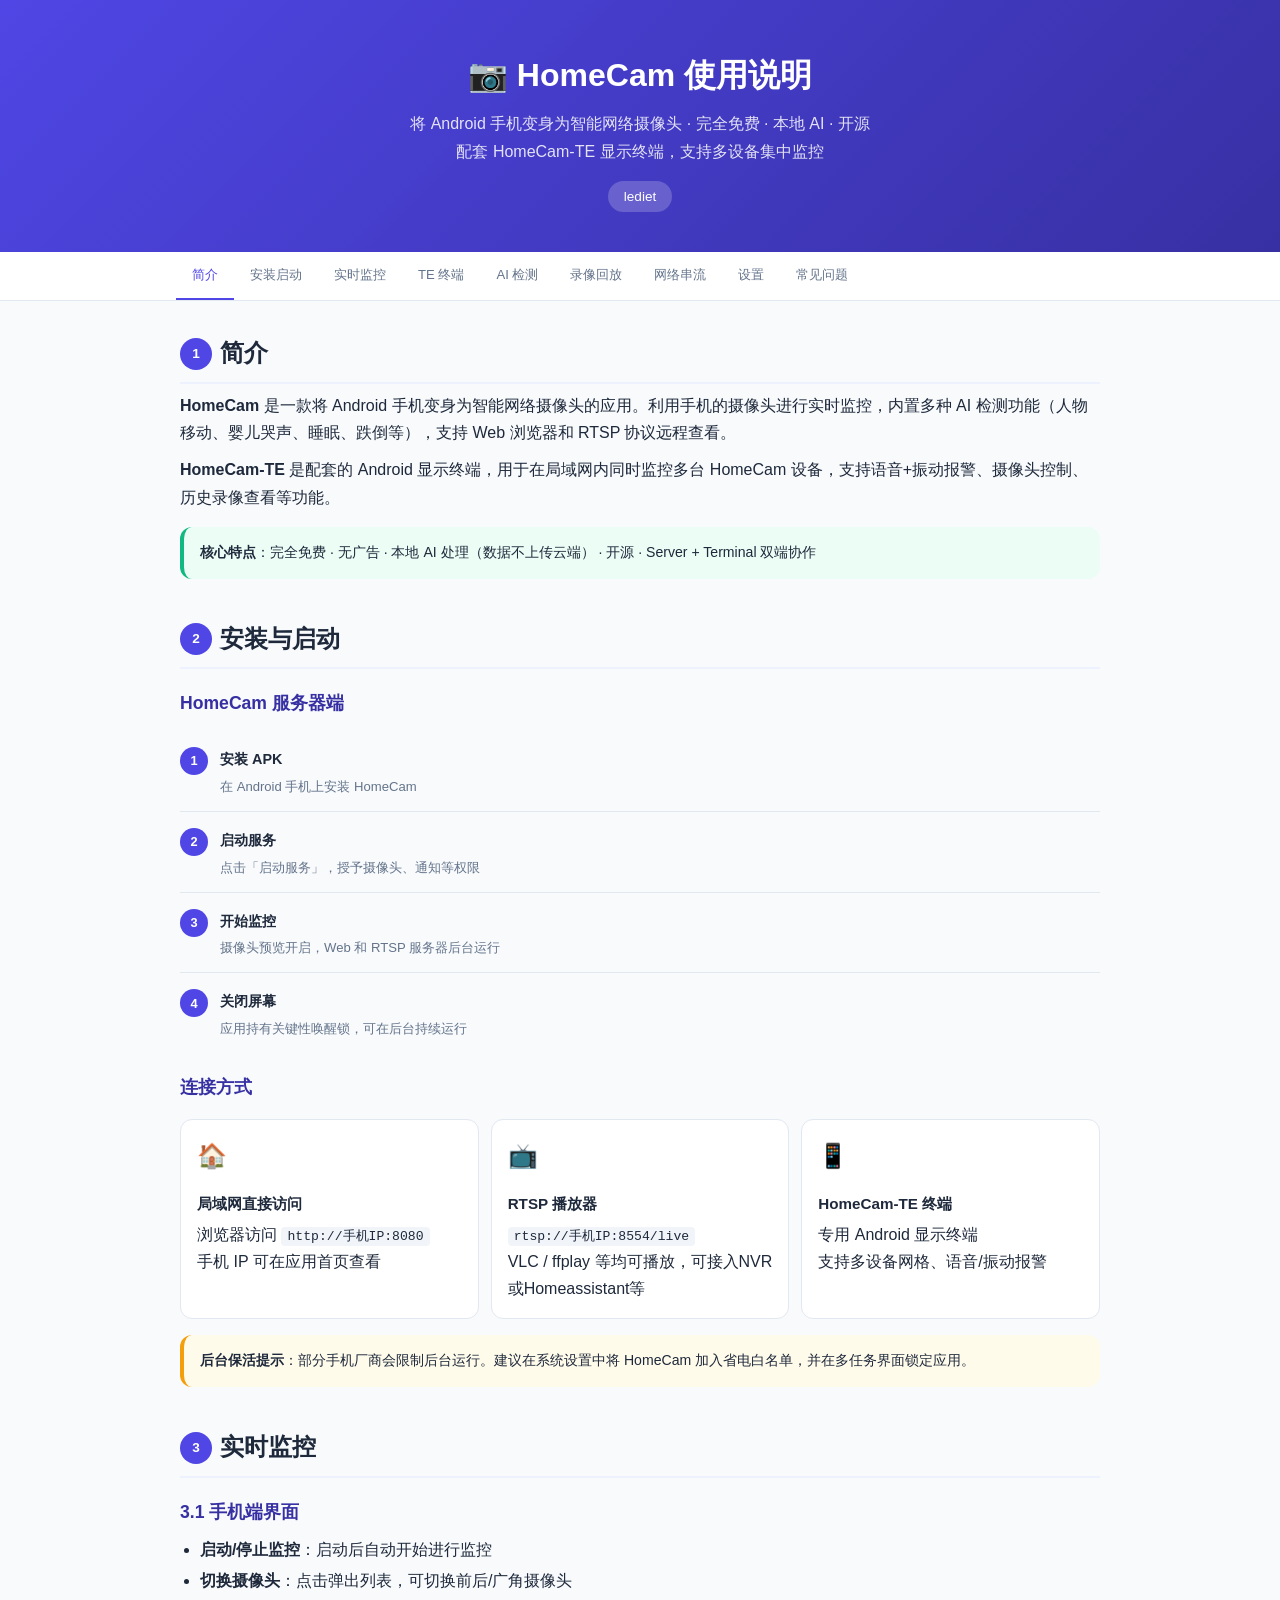
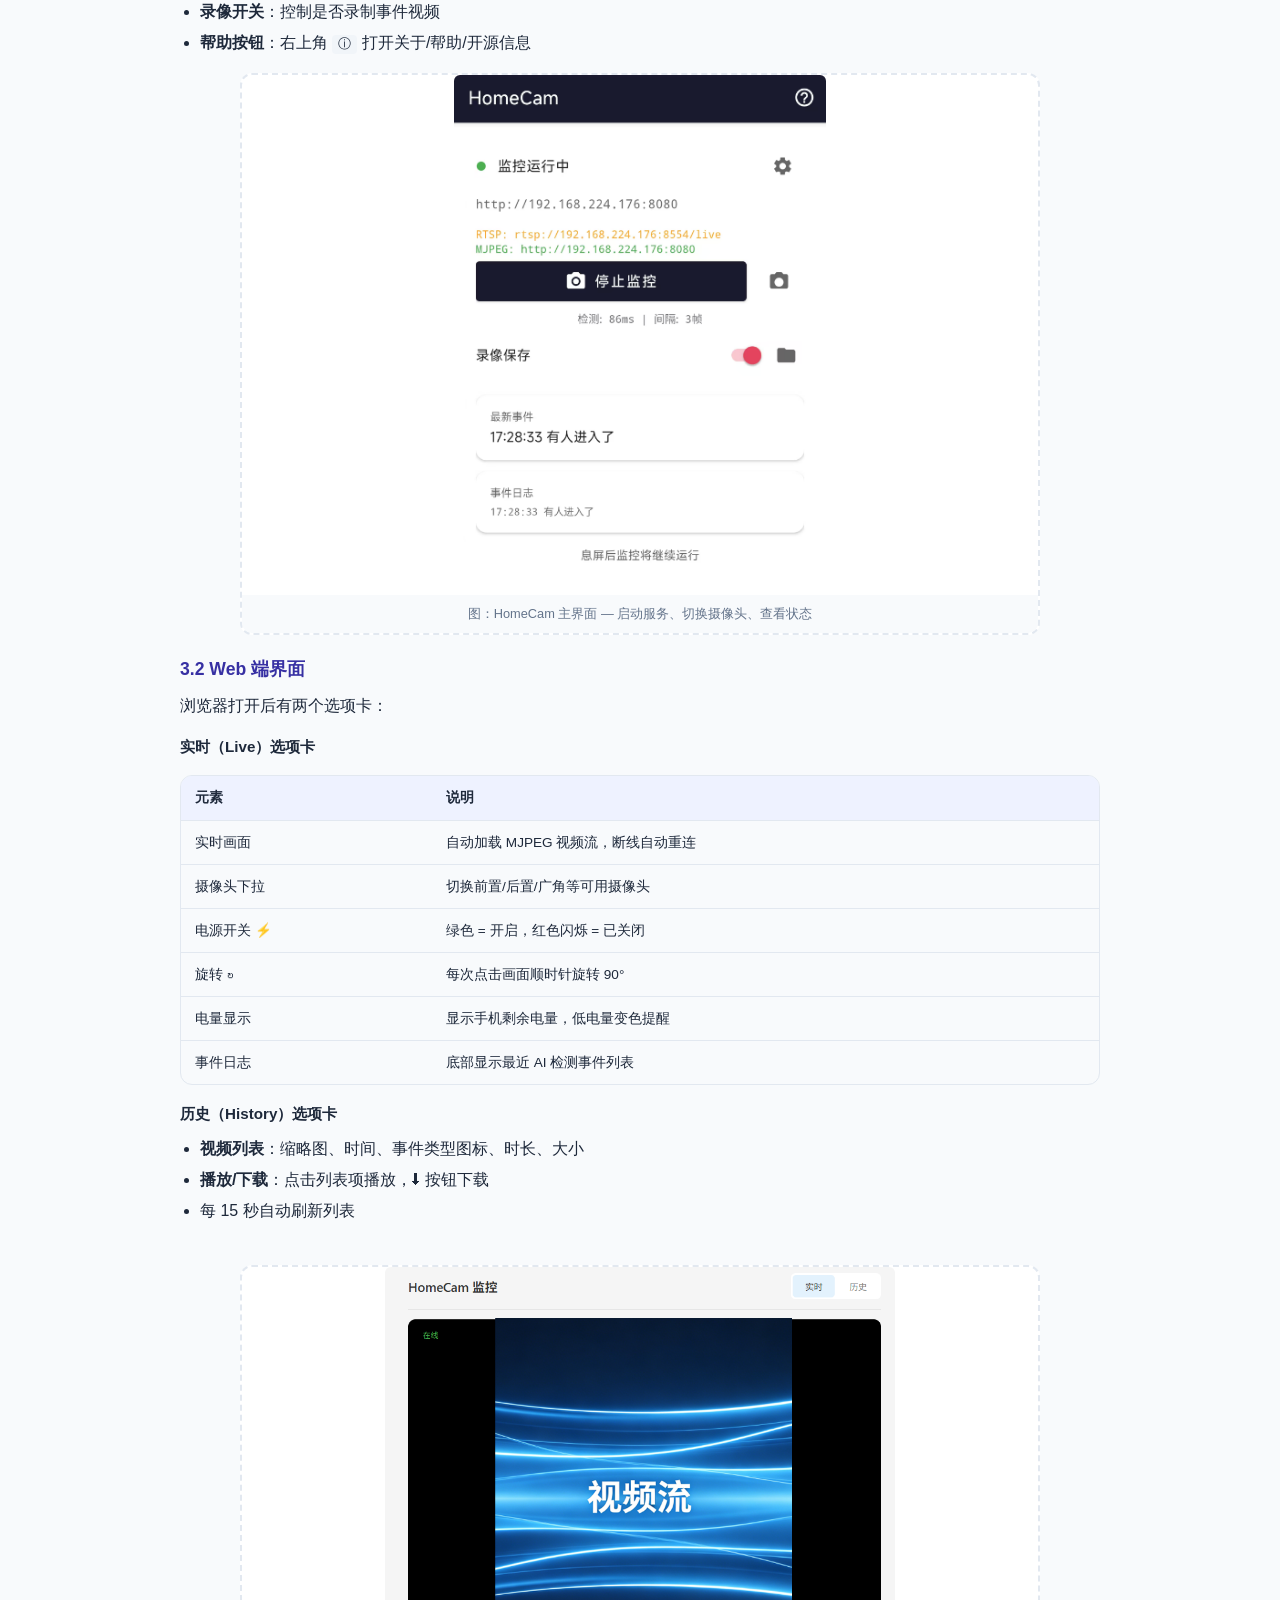
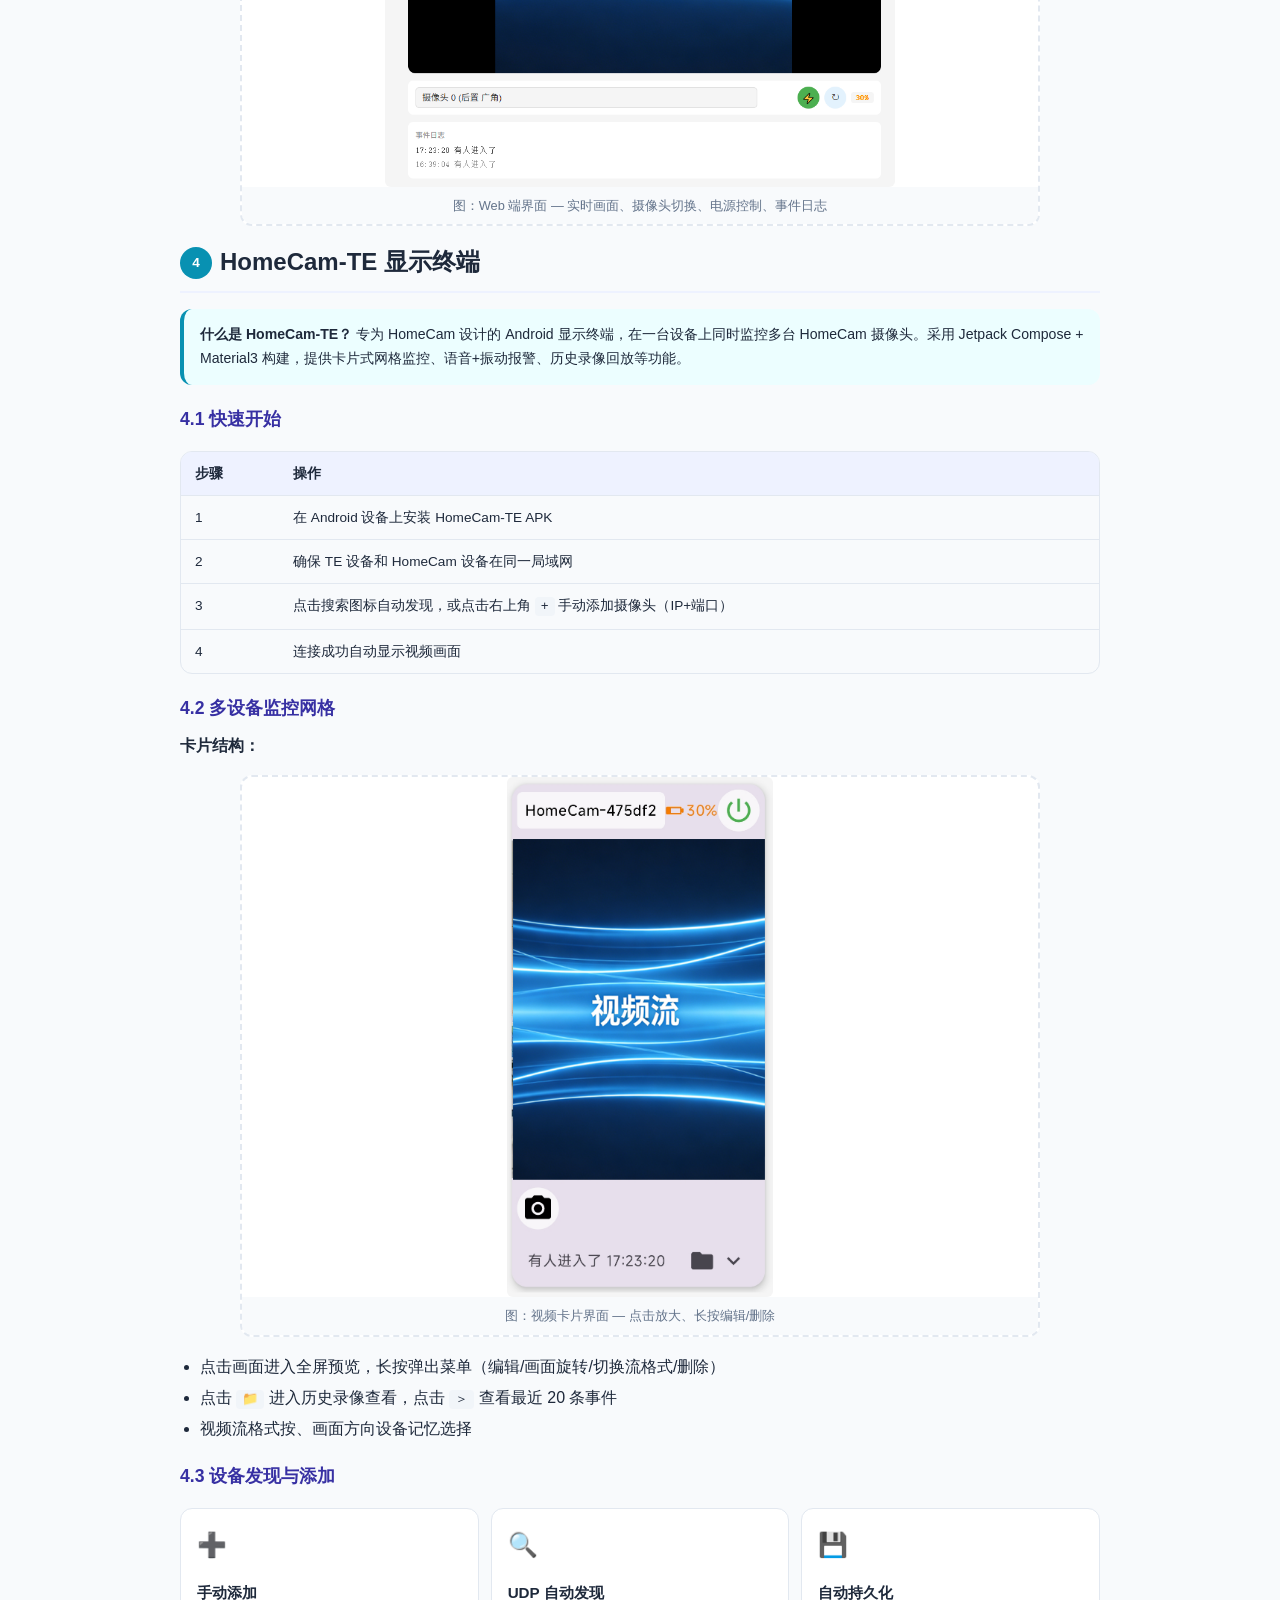
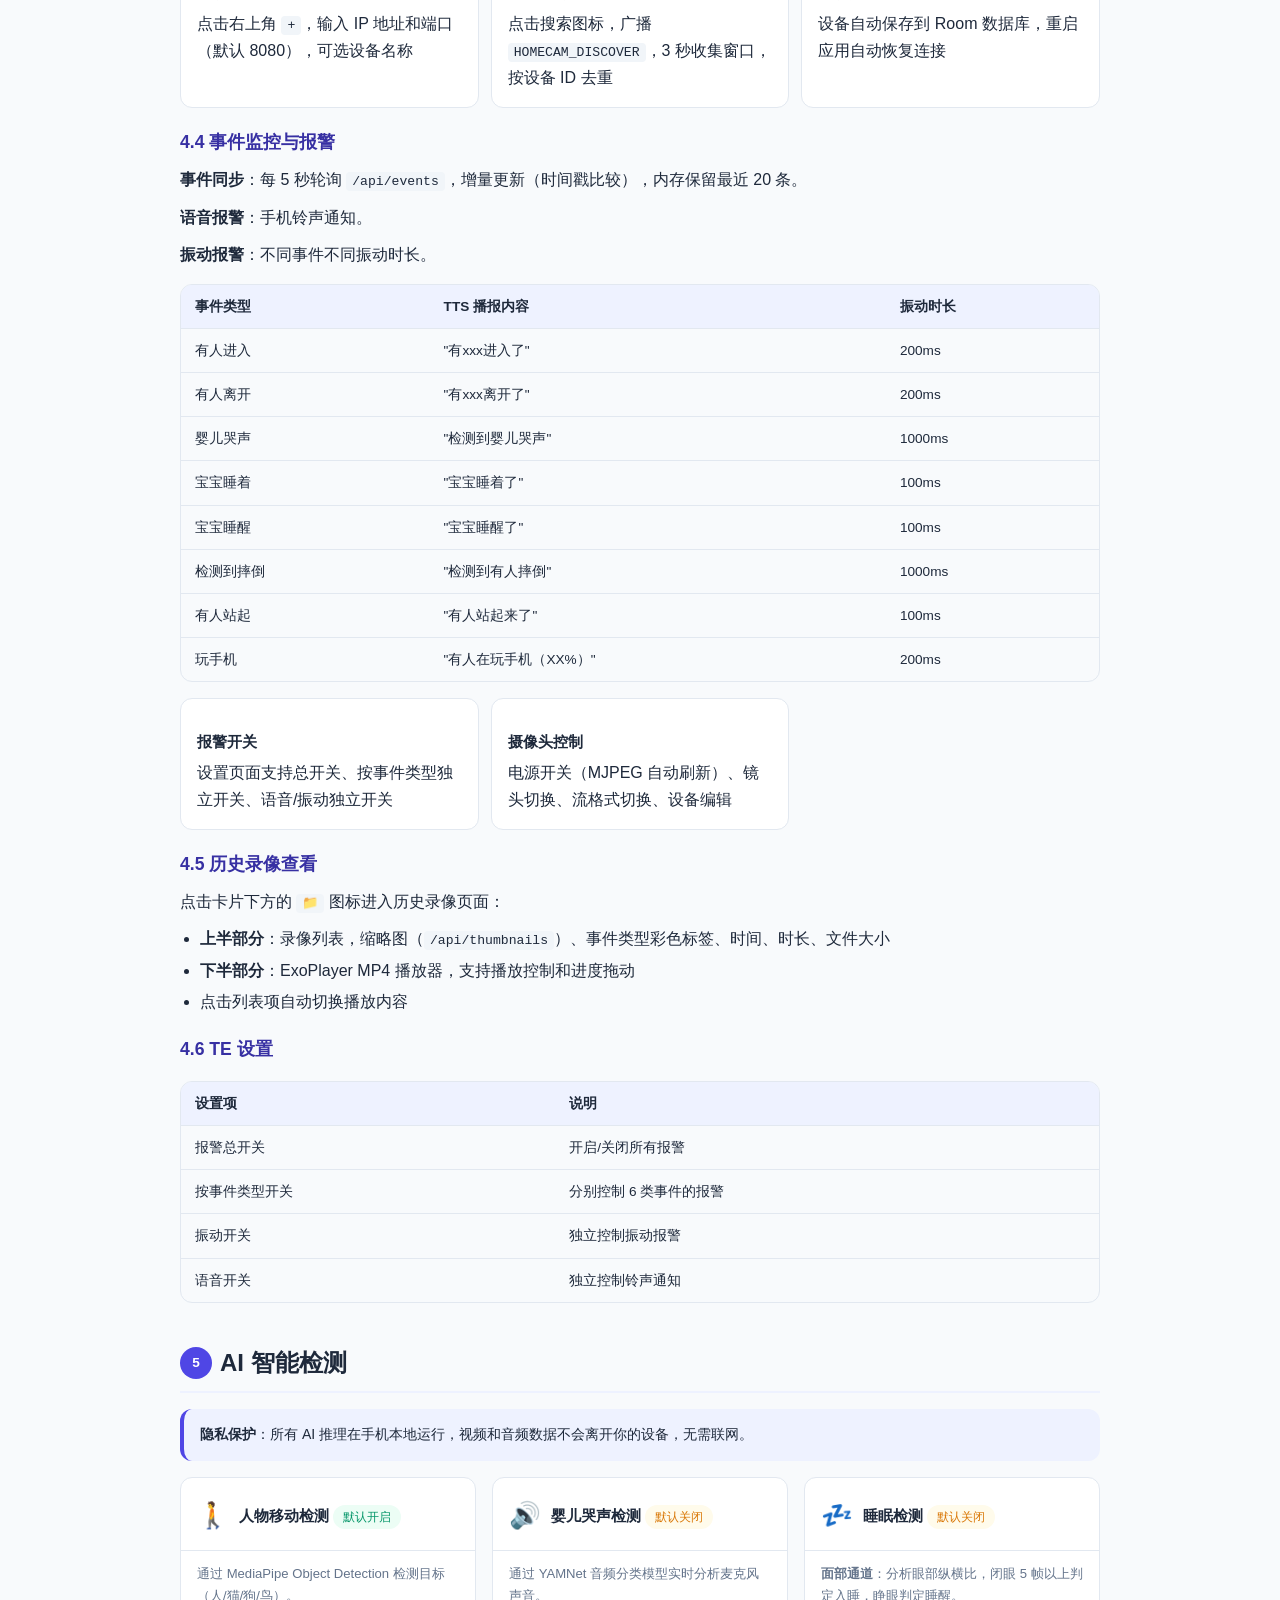
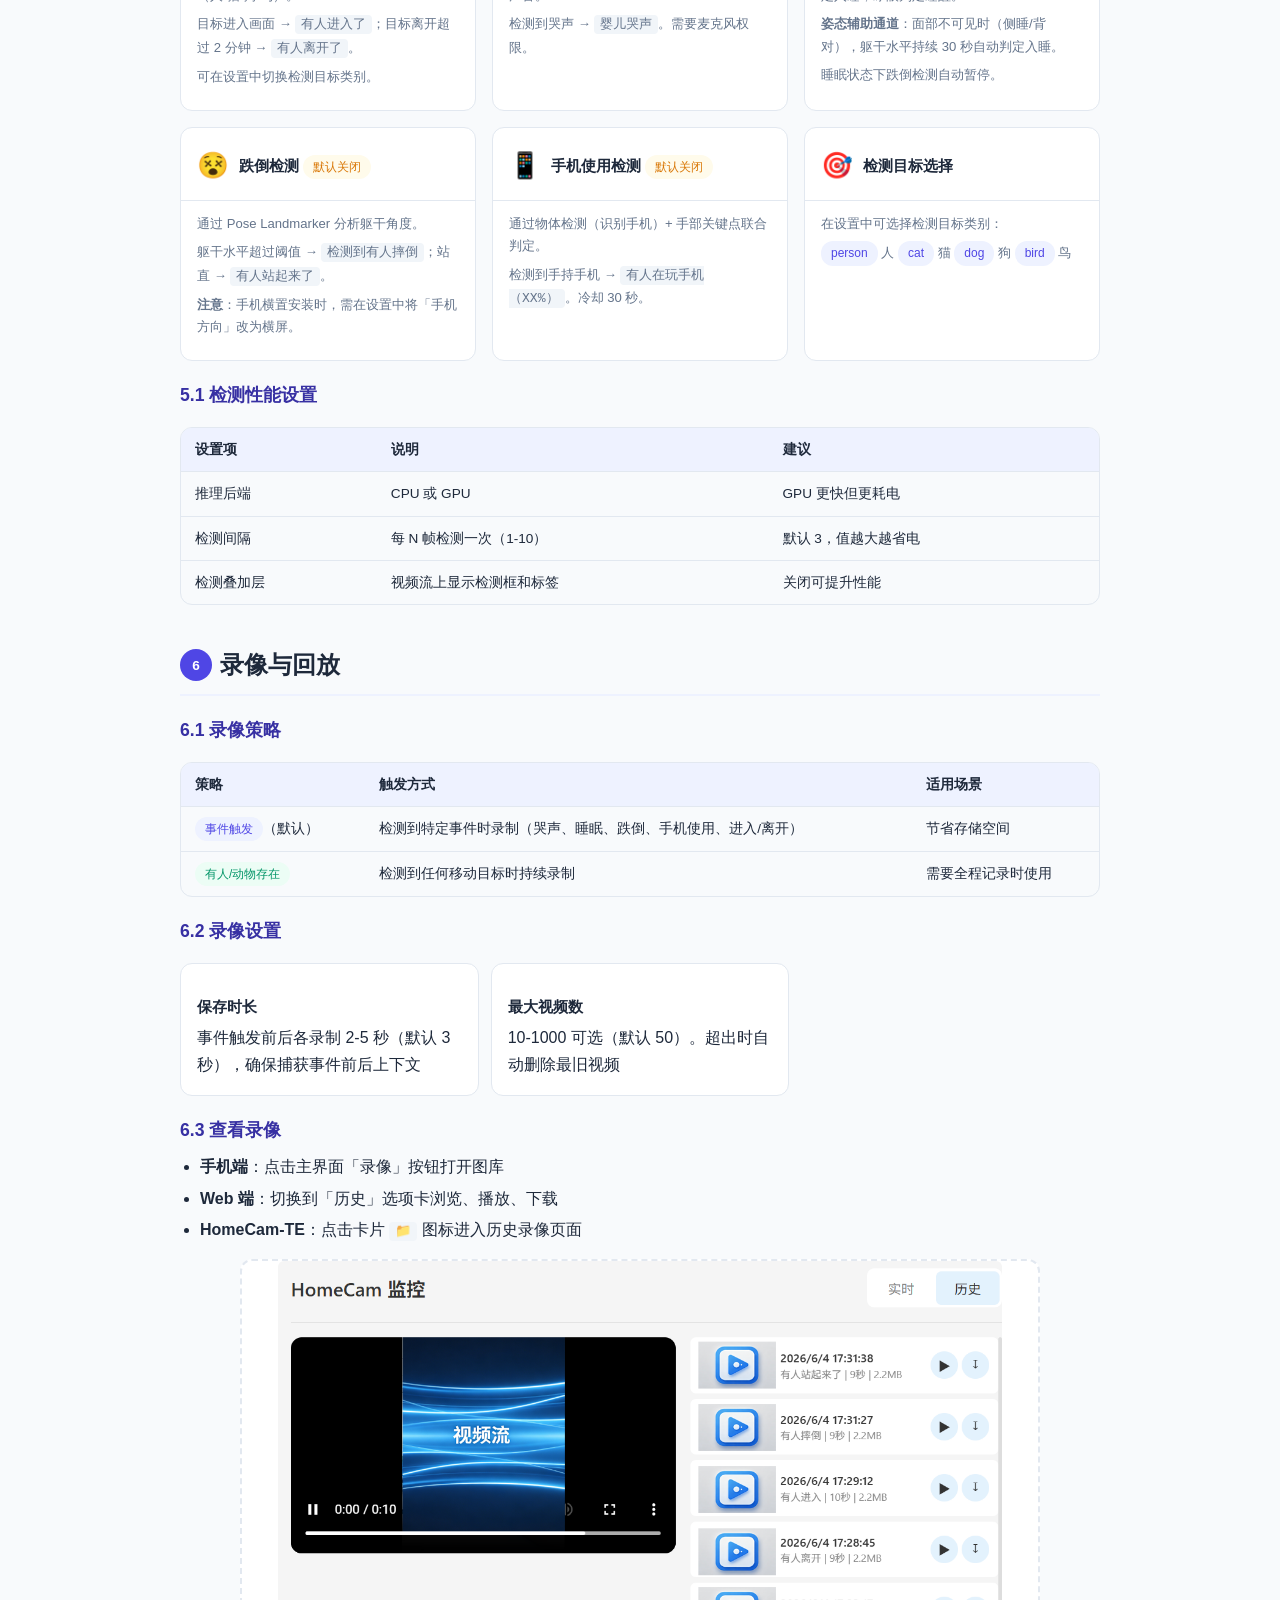
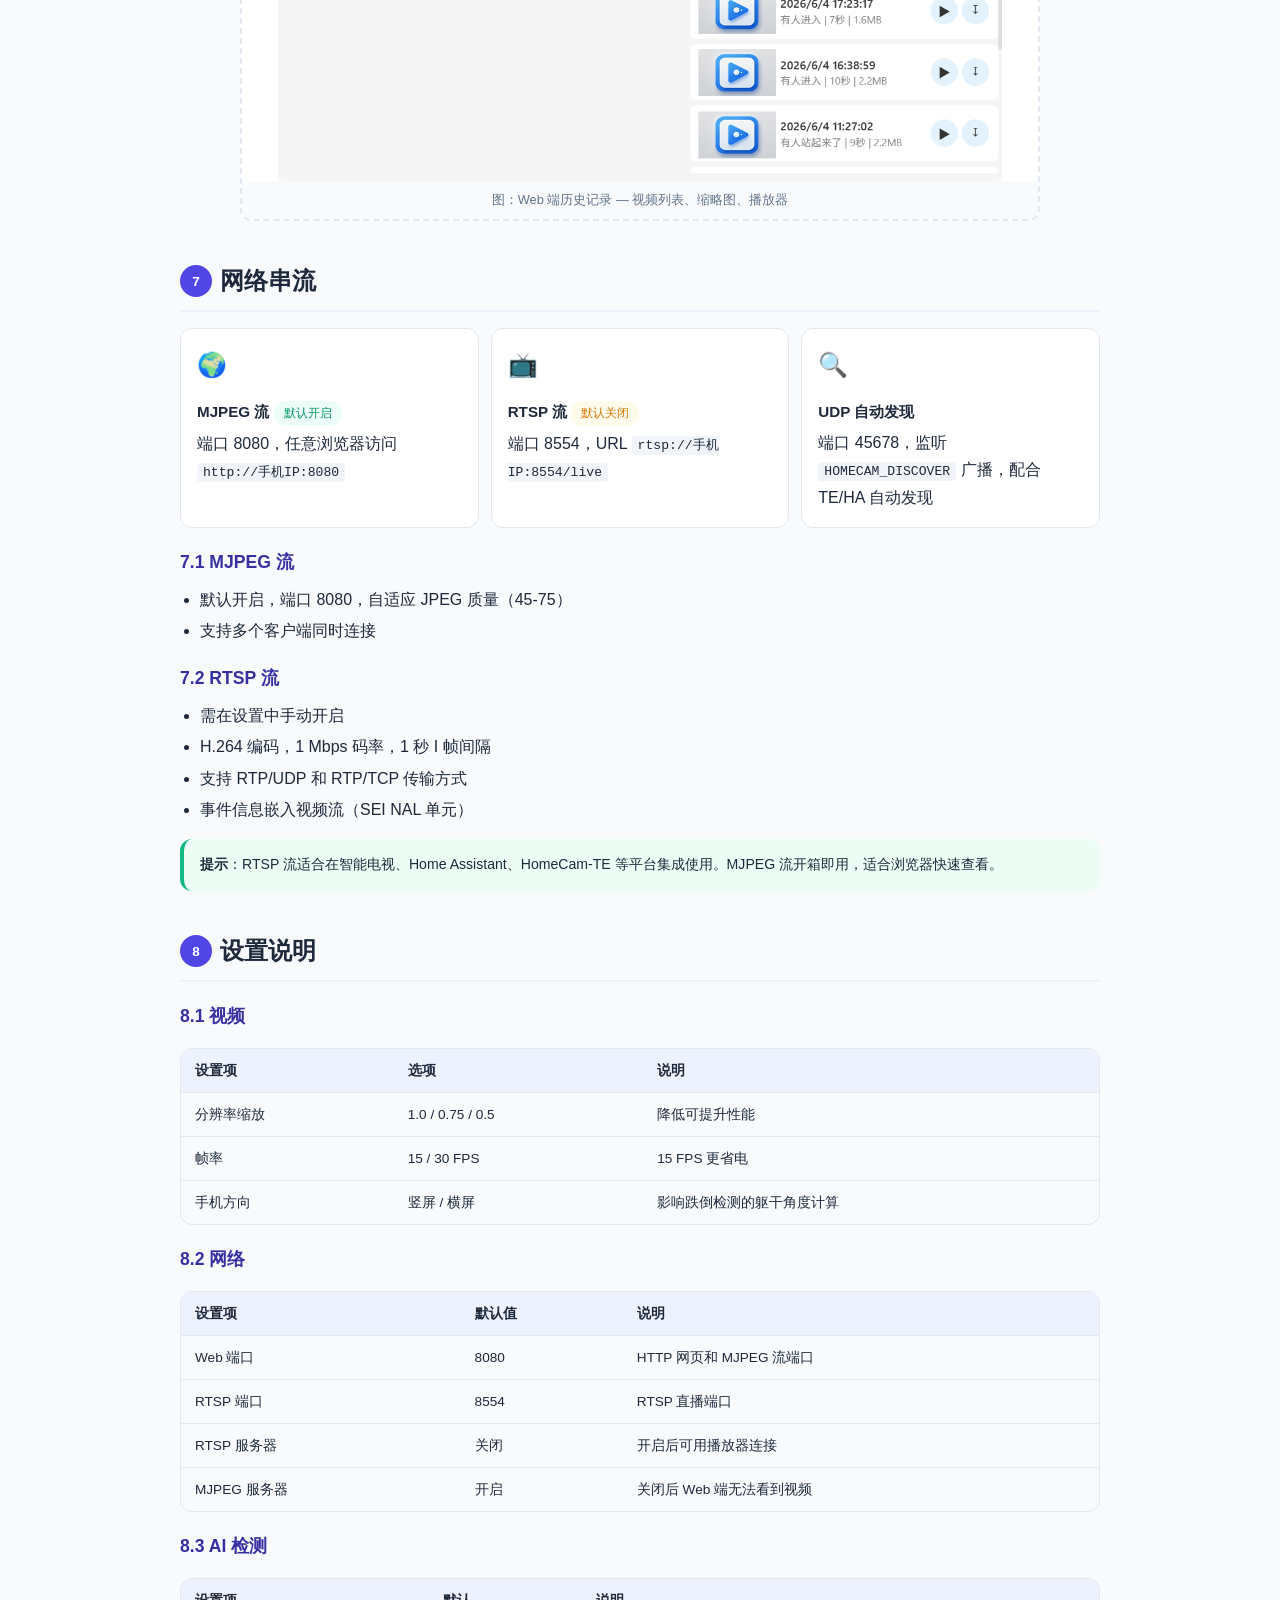
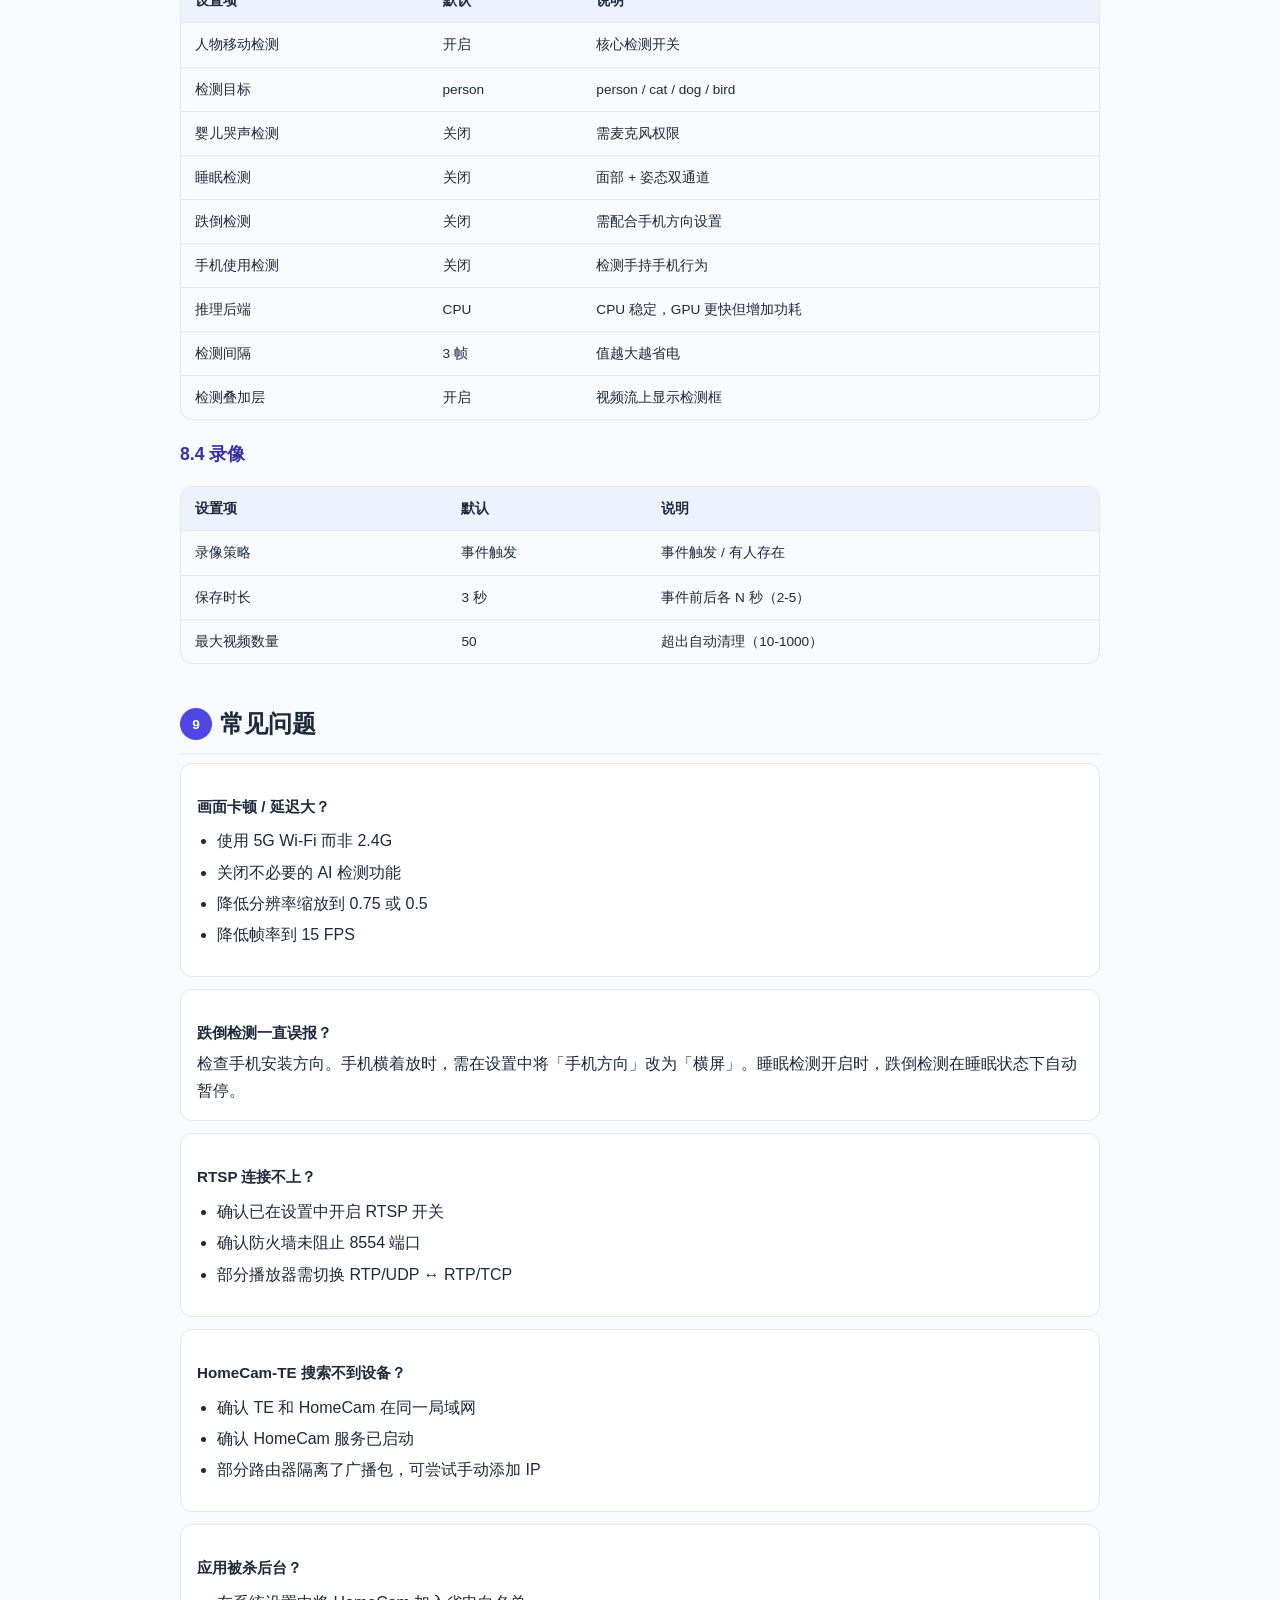
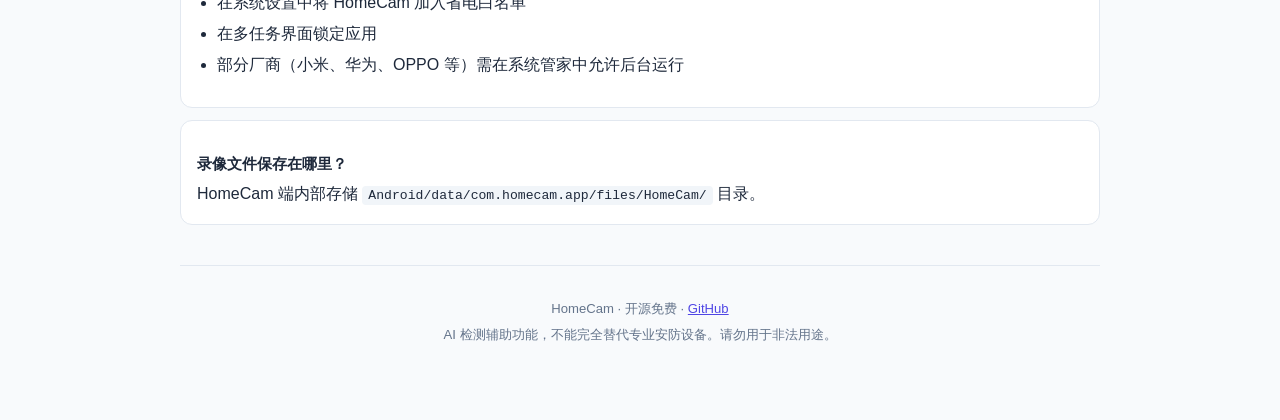
<file: docs/user_manual.html>
<!DOCTYPE html>
<html lang="zh-CN">
<head>
<meta charset="UTF-8">
<meta name="viewport" content="width=device-width, initial-scale=1.0">
<title>HomeCam 使用说明</title>
<style>
  :root {
    --primary: #4f46e5;
    --primary-light: #eef2ff;
    --primary-dark: #3730a3;
    --bg: #f8fafc;
    --card: #ffffff;
    --text: #1e293b;
    --text-dim: #64748b;
    --border: #e2e8f0;
    --accent: #f59e0b;
    --success: #10b981;
    --danger: #ef4444;
    --te: #0891b2;
    --radius: 12px;
  }

  * { margin: 0; padding: 0; box-sizing: border-box; }

  body {
    font-family: -apple-system, BlinkMacSystemFont, "Segoe UI", Roboto, "Noto Sans SC", "PingFang SC", "Microsoft YaHei", sans-serif;
    background: var(--bg);
    color: var(--text);
    line-height: 1.7;
  }

  .hero {
    background: linear-gradient(135deg, var(--primary) 0%, var(--primary-dark) 100%);
    color: white;
    padding: 48px 24px 40px;
    text-align: center;
  }
  .hero h1 {
    font-size: 2rem;
    font-weight: 700;
    margin-bottom: 8px;
  }
  .hero p {
    font-size: 1rem;
    opacity: .85;
    max-width: 600px;
    margin: 0 auto;
  }
  .hero .badge {
    display: inline-block;
    margin-top: 16px;
    padding: 4px 16px;
    border-radius: 20px;
    background: rgba(255,255,255,.2);
    font-size: .85rem;
  }

  .toc {
    position: sticky;
    top: 0;
    z-index: 10;
    background: var(--card);
    border-bottom: 1px solid var(--border);
    overflow-x: auto;
    -webkit-overflow-scrolling: touch;
  }
  .toc-inner {
    display: flex;
    gap: 0;
    max-width: 960px;
    margin: 0 auto;
    padding: 0 16px;
  }
  .toc a {
    flex-shrink: 0;
    display: block;
    padding: 12px 16px;
    font-size: .82rem;
    color: var(--text-dim);
    text-decoration: none;
    border-bottom: 2px solid transparent;
    transition: all .2s;
  }
  .toc a:hover,
  .toc a.active {
    color: var(--primary);
    border-bottom-color: var(--primary);
  }

  .container {
    max-width: 960px;
    margin: 0 auto;
    padding: 32px 20px 64px;
  }

  .section {
    margin-bottom: 40px;
  }
  .section h2 {
    font-size: 1.5rem;
    font-weight: 700;
    margin-bottom: 8px;
    padding-bottom: 8px;
    border-bottom: 2px solid var(--primary-light);
    display: flex;
    align-items: center;
    gap: 8px;
  }
  .section h2 .num {
    display: inline-flex;
    align-items: center;
    justify-content: center;
    width: 32px;
    height: 32px;
    border-radius: 50%;
    background: var(--primary);
    color: white;
    font-size: .85rem;
    font-weight: 600;
    flex-shrink: 0;
  }
  .section h2 .num.te {
    background: var(--te);
  }
  .section h3 {
    font-size: 1.1rem;
    font-weight: 600;
    margin: 20px 0 8px;
    color: var(--primary-dark);
  }
  .section h4 {
    font-size: .95rem;
    font-weight: 600;
    margin: 14px 0 6px;
  }
  .section p {
    margin-bottom: 10px;
    color: var(--text);
  }
  .section ul, .section ol {
    margin: 8px 0 12px 20px;
  }
  .section li {
    margin-bottom: 4px;
  }

  .card-grid {
    display: grid;
    grid-template-columns: repeat(auto-fill, minmax(260px, 1fr));
    gap: 12px;
    margin: 16px 0;
  }
  .card {
    background: var(--card);
    border: 1px solid var(--border);
    border-radius: var(--radius);
    padding: 16px;
    transition: box-shadow .2s;
  }
  .card:hover {
    box-shadow: 0 4px 12px rgba(0,0,0,.08);
  }
  .card .icon {
    font-size: 1.5rem;
    margin-bottom: 6px;
  }
  .card h4 {
    font-size: .95rem;
    margin-bottom: 4px;
  }
  .card p {
    margin: 0;
  }

  .table-wrap {
    overflow-x: auto;
    margin: 16px 0;
    border-radius: var(--radius);
    border: 1px solid var(--border);
  }
  table {
    width: 100%;
    border-collapse: collapse;
    font-size: .85rem;
  }
  thead {
    background: var(--primary-light);
  }
  th {
    text-align: left;
    padding: 10px 14px;
    font-weight: 600;
    white-space: nowrap;
  }
  td {
    padding: 10px 14px;
    border-top: 1px solid var(--border);
    vertical-align: top;
  }
  tr:hover td {
    background: #fafaff;
  }

  .callout {
    padding: 14px 16px;
    border-radius: var(--radius);
    margin: 16px 0;
    font-size: .88rem;
    border-left: 4px solid;
  }
  .callout.info {
    background: var(--primary-light);
    border-color: var(--primary);
  }
  .callout.warn {
    background: #fffbeb;
    border-color: var(--accent);
  }
  .callout.tip {
    background: #ecfdf5;
    border-color: var(--success);
  }
  .callout.te {
    background: #ecfeff;
    border-color: var(--te);
  }

  code {
    font-family: "SF Mono", "Fira Code", "Consolas", monospace;
    font-size: .82rem;
    background: #f1f5f9;
    padding: 2px 6px;
    border-radius: 4px;
  }
  pre {
    background: #1e293b;
    color: #e2e8f0;
    padding: 16px;
    border-radius: var(--radius);
    overflow-x: auto;
    font-size: .82rem;
    line-height: 1.5;
    margin: 12px 0;
  }

  .img-placeholder {
    margin: 16px auto;
    border-radius: var(--radius);
    overflow: hidden;
    border: 2px dashed var(--border);
    background: var(--card);
    display: flex;
    flex-direction: column;
    align-items: center;
    justify-content: center;
    max-width: 800px;
  }
  .img-placeholder img {
    max-width: 100%;
    max-height: 520px;
    width: auto;
    height: auto;
    display: block;
    border-radius: 6px;
  }
  .img-placeholder .caption {
    padding: 8px 12px;
    font-size: .8rem;
    color: var(--text-dim);
    background: var(--bg);
    text-align: center;
    width: 100%;
  }

  .tag {
    display: inline-block;
    padding: 2px 10px;
    border-radius: 12px;
    font-size: .75rem;
    font-weight: 500;
  }
  .tag.green { background: #ecfdf5; color: #059669; }
  .tag.orange { background: #fffbeb; color: #d97706; }
  .tag.blue { background: var(--primary-light); color: var(--primary); }
  .tag.red { background: #fef2f2; color: #dc2626; }
  .tag.gray { background: #f1f5f9; color: #64748b; }
  .tag.te { background: #ecfeff; color: #0891b2; }

  .step-list {
    list-style: none;
    margin: 16px 0 !important;
    padding: 0;
  }
  .step-list li {
    display: flex;
    gap: 12px;
    padding: 12px 0;
    border-bottom: 1px solid var(--border);
    align-items: flex-start;
  }
  .step-list li:last-child { border-bottom: none; }
  .step-list .step-num {
    flex-shrink: 0;
    width: 28px;
    height: 28px;
    border-radius: 50%;
    background: var(--primary);
    color: white;
    display: flex;
    align-items: center;
    justify-content: center;
    font-size: .8rem;
    font-weight: 600;
  }
  .step-list .step-body { flex: 1; }
  .step-list .step-body strong { display: block; font-size: .9rem; }
  .step-list .step-body span { font-size: .82rem; color: var(--text-dim); }

  .feature-grid {
    display: grid;
    grid-template-columns: repeat(auto-fill, minmax(280px, 1fr));
    gap: 16px;
    margin: 16px 0;
  }
  .feature-card {
    background: var(--card);
    border: 1px solid var(--border);
    border-radius: var(--radius);
    overflow: hidden;
    transition: box-shadow .2s;
  }
  .feature-card:hover {
    box-shadow: 0 4px 16px rgba(0,0,0,.08);
  }
  .feature-card .fc-head {
    padding: 16px 16px 12px;
    display: flex;
    align-items: center;
    gap: 10px;
    border-bottom: 1px solid var(--border);
  }
  .feature-card .fc-head .fc-icon {
    font-size: 1.6rem;
  }
  .feature-card .fc-head h4 {
    margin: 0;
    font-size: .95rem;
  }
  .feature-card .fc-body {
    padding: 12px 16px 16px;
    font-size: .82rem;
    color: var(--text-dim);
  }
  .feature-card .fc-body p { margin-bottom: 6px; font-size: .82rem; color: var(--text-dim); }

  .api-row {
    display: flex;
    justify-content: space-between;
    align-items: center;
    padding: 8px 0;
    border-bottom: 1px solid var(--border);
    font-size: .85rem;
    gap: 12px;
  }
  .api-row:last-child { border-bottom: none; }
  .api-row .method {
    font-family: monospace;
    font-size: .75rem;
    padding: 2px 8px;
    border-radius: 4px;
    background: var(--primary-light);
    color: var(--primary);
    font-weight: 600;
    flex-shrink: 0;
  }
  .api-row .path {
    flex: 1;
    font-family: monospace;
    font-size: .82rem;
  }
  .api-row .desc {
    color: var(--text-dim);
    font-size: .8rem;
    text-align: right;
  }

  /* TE card diagram */
  .card-diagram {
    font-family: monospace;
    font-size: .82rem;
    background: #1e293b;
    color: #e2e8f0;
    padding: 16px 20px;
    border-radius: var(--radius);
    overflow-x: auto;
    line-height: 1.6;
    margin: 12px 0;
    white-space: pre;
  }

  @media (max-width: 640px) {
    .hero h1 { font-size: 1.5rem; }
    .hero { padding: 32px 16px 28px; }
    .container { padding: 20px 14px 48px; }
    .feature-grid { grid-template-columns: 1fr; }
    .card-grid { grid-template-columns: 1fr; }
  }
</style>
</head>
<body>

<!-- Hero -->
<div class="hero">
  <h1>📷 HomeCam 使用说明</h1>
  <p>将 Android 手机变身为智能网络摄像头 · 完全免费 · 本地 AI · 开源<br>配套 HomeCam-TE 显示终端，支持多设备集中监控</p>
  <div class="badge">lediet</div>
</div>

<!-- TOC -->
<nav class="toc" id="toc">
  <div class="toc-inner">
    <a href="#intro" class="active">简介</a>
    <a href="#start">安装启动</a>
    <a href="#live">实时监控</a>
    <a href="#te">TE 终端</a>
    <a href="#ai">AI 检测</a>
    <a href="#record">录像回放</a>
    <a href="#stream">网络串流</a>
    <a href="#settings">设置</a>
    <a href="#faq">常见问题</a>
  </div>
</nav>

<div class="container">

<!-- =============== 1 =============== -->
<div class="section" id="intro">
  <h2><span class="num">1</span> 简介</h2>
  <p><strong>HomeCam</strong> 是一款将 Android 手机变身为智能网络摄像头的应用。利用手机的摄像头进行实时监控，内置多种 AI 检测功能（人物移动、婴儿哭声、睡眠、跌倒等），支持 Web 浏览器和 RTSP 协议远程查看。</p>
  <p><strong>HomeCam-TE</strong> 是配套的 Android 显示终端，用于在局域网内同时监控多台 HomeCam 设备，支持语音+振动报警、摄像头控制、历史录像查看等功能。</p>
  <div class="callout tip">
    <strong>核心特点</strong>：完全免费 · 无广告 · 本地 AI 处理（数据不上传云端） · 开源 · Server + Terminal 双端协作
  </div>
</div>

<!-- =============== 2 =============== -->
<div class="section" id="start">
  <h2><span class="num">2</span> 安装与启动</h2>



  <h3>HomeCam 服务器端</h3>
  <ol class="step-list">
    <li>
      <span class="step-num">1</span>
      <div class="step-body"><strong>安装 APK</strong><span>在 Android 手机上安装 HomeCam</span></div>
    </li>
    <li>
      <span class="step-num">2</span>
      <div class="step-body"><strong>启动服务</strong><span>点击「启动服务」，授予摄像头、通知等权限</span></div>
    </li>
    <li>
      <span class="step-num">3</span>
      <div class="step-body"><strong>开始监控</strong><span>摄像头预览开启，Web 和 RTSP 服务器后台运行</span></div>
    </li>
    <li>
      <span class="step-num">4</span>
      <div class="step-body"><strong>关闭屏幕</strong><span>应用持有关键性唤醒锁，可在后台持续运行</span></div>
    </li>
  </ol>

  <h3>连接方式</h3>
  <div class="card-grid">
    <div class="card">
      <div class="icon">🏠</div>
      <h4>局域网直接访问</h4>
      <p>浏览器访问 <code>http://手机IP:8080</code><br>手机 IP 可在应用首页查看</p>
    </div>
    <div class="card">
      <div class="icon">📺</div>
      <h4>RTSP 播放器</h4>
      <p><code>rtsp://手机IP:8554/live</code><br>VLC / ffplay 等均可播放，可接入NVR或Homeassistant等</p>
    </div>
    <div class="card">
      <div class="icon">📱</div>
      <h4>HomeCam-TE 终端</h4>
      <p>专用 Android 显示终端<br>支持多设备网格、语音/振动报警</p>
    </div>
  </div>

  <div class="callout warn">
    <strong>后台保活提示</strong>：部分手机厂商会限制后台运行。建议在系统设置中将 HomeCam 加入省电白名单，并在多任务界面锁定应用。
  </div>
</div>

<!-- =============== 3 =============== -->
<div class="section" id="live">
  <h2><span class="num">3</span> 实时监控</h2>

  <h3>3.1 手机端界面</h3>
  <ul>
    <li><strong>启动/停止监控</strong>：启动后自动开始进行监控</li>
    <li><strong>切换摄像头</strong>：点击弹出列表，可切换前后/广角摄像头</li>
    <li><strong>录像开关</strong>：控制是否录制事件视频</li>
    <li><strong>帮助按钮</strong>：右上角 <code>ⓘ</code> 打开关于/帮助/开源信息</li>
  </ul>

  <div class="img-placeholder">
    <img src="homecam_main.png" alt="HomeCam 主界面" style="background:#f1f5f9;min-height:200px;display:flex;align-items:center;justify-content:center;color:var(--text-dim);" onerror="this.style.display='none'">
    <div class="caption">图：HomeCam 主界面 — 启动服务、切换摄像头、查看状态</div>
  </div>

  <h3>3.2 Web 端界面</h3>
  <p>浏览器打开后有两个选项卡：</p>

  <h4>实时（Live）选项卡</h4>
  <div class="table-wrap">
    <table>
      <thead><tr><th>元素</th><th>说明</th></tr></thead>
      <tbody>
        <tr><td>实时画面</td><td>自动加载 MJPEG 视频流，断线自动重连</td></tr>
        <tr><td>摄像头下拉</td><td>切换前置/后置/广角等可用摄像头</td></tr>
        <tr><td>电源开关 ⚡</td><td>绿色 = 开启，红色闪烁 = 已关闭</td></tr>
        <tr><td>旋转 ↻</td><td>每次点击画面顺时针旋转 90°</td></tr>
        <tr><td>电量显示</td><td>显示手机剩余电量，低电量变色提醒</td></tr>
        <tr><td>事件日志</td><td>底部显示最近 AI 检测事件列表</td></tr>
      </tbody>
    </table>
  </div>

  <h4>历史（History）选项卡</h4>
  <ul>
    <li><strong>视频列表</strong>：缩略图、时间、事件类型图标、时长、大小</li>
    <li><strong>播放/下载</strong>：点击列表项播放，⬇ 按钮下载</li>
    <li>每 15 秒自动刷新列表</li>
  </ul>
</div>

  <div class="img-placeholder">
    <img src="homecam_web_main.png" alt="Web 端界面截图" style="background:#f1f5f9;min-height:200px;display:flex;align-items:center;justify-content:center;color:var(--text-dim);" onerror="this.style.display='none'">
    <div class="caption">图：Web 端界面 — 实时画面、摄像头切换、电源控制、事件日志</div>
  </div>

<!-- =============== 4 =============== -->
<div class="section" id="te">
  <h2><span class="num te">4</span> HomeCam-TE 显示终端</h2>

  <div class="callout te">
    <strong>什么是 HomeCam-TE？</strong> 专为 HomeCam 设计的 Android 显示终端，在一台设备上同时监控多台 HomeCam 摄像头。采用 Jetpack Compose + Material3 构建，提供卡片式网格监控、语音+振动报警、历史录像回放等功能。
  </div>

  <h3>4.1 快速开始</h3>
  <div class="table-wrap">
    <table>
      <thead><tr><th>步骤</th><th>操作</th></tr></thead>
      <tbody>
        <tr><td>1</td><td>在 Android 设备上安装 HomeCam-TE APK</td></tr>
        <tr><td>2</td><td>确保 TE 设备和 HomeCam 设备在同一局域网</td></tr>
        <tr><td>3</td><td>点击搜索图标自动发现，或点击右上角 <code>+</code> 手动添加摄像头（IP+端口）</td></tr>
        <tr><td>4</td><td>连接成功自动显示视频画面</td></tr>
      </tbody>
    </table>
  </div>

  <h3>4.2 多设备监控网格</h3>

  <p><strong>卡片结构：</strong></p>
  <div class="img-placeholder">
    <img src="homecam-TE_card.png" alt="视频卡片界面截图" style="background:#f1f5f9;min-height:200px;display:flex;align-items:center;justify-content:center;color:var(--text-dim);" onerror="this.style.display='none'">
    <div class="caption">图：视频卡片界面 — 点击放大、长按编辑/删除</div>
  </div>

  <ul>
    <li>点击画面进入全屏预览，长按弹出菜单（编辑/画面旋转/切换流格式/删除）</li>
    <li>点击 <code>📁</code> 进入历史录像查看，点击 <code>＞</code> 查看最近 20 条事件</li>
    <li>视频流格式按、画面方向设备记忆选择</li>
  </ul>

  <h3>4.3 设备发现与添加</h3>
  <div class="card-grid">
    <div class="card">
      <div class="icon">➕</div>
      <h4>手动添加</h4>
      <p>点击右上角 <code>+</code>，输入 IP 地址和端口（默认 8080），可选设备名称</p>
    </div>
    <div class="card">
      <div class="icon">🔍</div>
      <h4>UDP 自动发现</h4>
      <p>点击搜索图标，广播 <code>HOMECAM_DISCOVER</code>，3 秒收集窗口，按设备 ID 去重</p>
    </div>
    <div class="card">
      <div class="icon">💾</div>
      <h4>自动持久化</h4>
      <p>设备自动保存到 Room 数据库，重启应用自动恢复连接</p>
    </div>
  </div>

  <h3>4.4 事件监控与报警</h3>
  <p><strong>事件同步</strong>：每 5 秒轮询 <code>/api/events</code>，增量更新（时间戳比较），内存保留最近 20 条。</p>
  <p><strong>语音报警</strong>：手机铃声通知。</p>
  <p><strong>振动报警</strong>：不同事件不同振动时长。</p>

  <div class="table-wrap">
    <table>
      <thead><tr><th>事件类型</th><th>TTS 播报内容</th><th>振动时长</th></tr></thead>
      <tbody>
        <tr><td>有人进入</td><td>"有xxx进入了"</td><td>200ms</td></tr>
        <tr><td>有人离开</td><td>"有xxx离开了"</td><td>200ms</td></tr>
        <tr><td>婴儿哭声</td><td>"检测到婴儿哭声"</td><td>1000ms</td></tr>
        <tr><td>宝宝睡着</td><td>"宝宝睡着了"</td><td>100ms</td></tr>
        <tr><td>宝宝睡醒</td><td>"宝宝睡醒了"</td><td>100ms</td></tr>
        <tr><td>检测到摔倒</td><td>"检测到有人摔倒"</td><td>1000ms</td></tr>
        <tr><td>有人站起</td><td>"有人站起来了"</td><td>100ms</td></tr>
        <tr><td>玩手机</td><td>"有人在玩手机（XX%）"</td><td>200ms</td></tr>
      </tbody>
    </table>
  </div>

  <div class="card-grid">
    <div class="card">
      <h4>报警开关</h4>
      <p>设置页面支持总开关、按事件类型独立开关、语音/振动独立开关</p>
    </div>
    <div class="card">
      <h4>摄像头控制</h4>
      <p>电源开关（MJPEG 自动刷新）、镜头切换、流格式切换、设备编辑</p>
    </div>
  </div>

  <h3>4.5 历史录像查看</h3>
  <p>点击卡片下方的 <code>📁</code> 图标进入历史录像页面：</p>
  <ul>
    <li><strong>上半部分</strong>：录像列表，缩略图（<code>/api/thumbnails</code>）、事件类型彩色标签、时间、时长、文件大小</li>
    <li><strong>下半部分</strong>：ExoPlayer MP4 播放器，支持播放控制和进度拖动</li>
    <li>点击列表项自动切换播放内容</li>
  </ul>

  <h3>4.6 TE 设置</h3>
  <div class="table-wrap">
    <table>
      <thead><tr><th>设置项</th><th>说明</th></tr></thead>
      <tbody>
        <tr><td>报警总开关</td><td>开启/关闭所有报警</td></tr>
        <tr><td>按事件类型开关</td><td>分别控制 6 类事件的报警</td></tr>
        <tr><td>振动开关</td><td>独立控制振动报警</td></tr>
        <tr><td>语音开关</td><td>独立控制铃声通知</td></tr>
      </tbody>
    </table>
  </div>
</div>

<!-- =============== 5 =============== -->
<div class="section" id="ai">
  <h2><span class="num">5</span> AI 智能检测</h2>

  <div class="callout info">
    <strong>隐私保护</strong>：所有 AI 推理在手机本地运行，视频和音频数据不会离开你的设备，无需联网。
  </div>

  <div class="feature-grid">

    <div class="feature-card">
      <div class="fc-head">
        <span class="fc-icon">🚶</span>
        <h4>人物移动检测 <span class="tag green">默认开启</span></h4>
      </div>
      <div class="fc-body">
        <p>通过 MediaPipe Object Detection 检测目标（人/猫/狗/鸟）。</p>
        <p>目标进入画面 → <code>有人进入了</code>；目标离开超过 2 分钟 → <code>有人离开了</code>。</p>
        <p>可在设置中切换检测目标类别。</p>
      </div>
    </div>

    <div class="feature-card">
      <div class="fc-head">
        <span class="fc-icon">🔊</span>
        <h4>婴儿哭声检测 <span class="tag orange">默认关闭</span></h4>
      </div>
      <div class="fc-body">
        <p>通过 YAMNet 音频分类模型实时分析麦克风声音。</p>
        <p>检测到哭声 → <code>婴儿哭声</code>。需要麦克风权限。</p>
      </div>
    </div>

    <div class="feature-card">
      <div class="fc-head">
        <span class="fc-icon">💤</span>
        <h4>睡眠检测 <span class="tag orange">默认关闭</span></h4>
      </div>
      <div class="fc-body">
        <p><strong>面部通道</strong>：分析眼部纵横比，闭眼 5 帧以上判定入睡，睁眼判定睡醒。</p>
        <p><strong>姿态辅助通道</strong>：面部不可见时（侧睡/背对），躯干水平持续 30 秒自动判定入睡。</p>
        <p>睡眠状态下跌倒检测自动暂停。</p>
      </div>
    </div>

    <div class="feature-card">
      <div class="fc-head">
        <span class="fc-icon">😵</span>
        <h4>跌倒检测 <span class="tag orange">默认关闭</span></h4>
      </div>
      <div class="fc-body">
        <p>通过 Pose Landmarker 分析躯干角度。</p>
        <p>躯干水平超过阈值 → <code>检测到有人摔倒</code>；站直 → <code>有人站起来了</code>。</p>
        <p><strong>注意</strong>：手机横置安装时，需在设置中将「手机方向」改为横屏。</p>
      </div>
    </div>

    <div class="feature-card">
      <div class="fc-head">
        <span class="fc-icon">📱</span>
        <h4>手机使用检测 <span class="tag orange">默认关闭</span></h4>
      </div>
      <div class="fc-body">
        <p>通过物体检测（识别手机）+ 手部关键点联合判定。</p>
        <p>检测到手持手机 → <code>有人在玩手机（XX%）</code>。冷却 30 秒。</p>
      </div>
    </div>

    <div class="feature-card">
      <div class="fc-head">
        <span class="fc-icon">🎯</span>
        <h4>检测目标选择</h4>
      </div>
      <div class="fc-body">
        <p>在设置中可选择检测目标类别：</p>
        <p><span class="tag blue">person</span> 人 <span class="tag blue">cat</span> 猫 <span class="tag blue">dog</span> 狗 <span class="tag blue">bird</span> 鸟</p>
      </div>
    </div>
  </div>

  <h3>5.1 检测性能设置</h3>
  <div class="table-wrap">
    <table>
      <thead><tr><th>设置项</th><th>说明</th><th>建议</th></tr></thead>
      <tbody>
        <tr><td>推理后端</td><td>CPU 或 GPU</td><td>GPU 更快但更耗电</td></tr>
        <tr><td>检测间隔</td><td>每 N 帧检测一次（1-10）</td><td>默认 3，值越大越省电</td></tr>
        <tr><td>检测叠加层</td><td>视频流上显示检测框和标签</td><td>关闭可提升性能</td></tr>
      </tbody>
    </table>
  </div>
</div>

<!-- =============== 6 =============== -->
<div class="section" id="record">
  <h2><span class="num">6</span> 录像与回放</h2>

  <h3>6.1 录像策略</h3>
  <div class="table-wrap">
    <table>
      <thead><tr><th>策略</th><th>触发方式</th><th>适用场景</th></tr></thead>
      <tbody>
        <tr><td><span class="tag blue">事件触发</span>（默认）</td><td>检测到特定事件时录制（哭声、睡眠、跌倒、手机使用、进入/离开）</td><td>节省存储空间</td></tr>
        <tr><td><span class="tag green">有人/动物存在</span></td><td>检测到任何移动目标时持续录制</td><td>需要全程记录时使用</td></tr>
      </tbody>
    </table>
  </div>

  <h3>6.2 录像设置</h3>
  <div class="card-grid">
    <div class="card">
      <h4>保存时长</h4>
      <p>事件触发前后各录制 2-5 秒（默认 3 秒），确保捕获事件前后上下文</p>
    </div>
    <div class="card">
      <h4>最大视频数</h4>
      <p>10-1000 可选（默认 50）。超出时自动删除最旧视频</p>
    </div>
  </div>

  <h3>6.3 查看录像</h3>
  <ul>
    <li><strong>手机端</strong>：点击主界面「录像」按钮打开图库</li>
    <li><strong>Web 端</strong>：切换到「历史」选项卡浏览、播放、下载</li>
    <li><strong>HomeCam-TE</strong>：点击卡片 <code>📁</code> 图标进入历史录像页面</li>
  </ul>

  <div class="img-placeholder">
    <img src="homecam_web_his.png" alt="录像回放截图" style="background:#f1f5f9;min-height:160px;display:flex;align-items:center;justify-content:center;color:var(--text-dim);" onerror="this.style.display='none'">
    <div class="caption">图：Web 端历史记录 — 视频列表、缩略图、播放器</div>
  </div>
</div>

<!-- =============== 7 =============== -->
<div class="section" id="stream">
  <h2><span class="num">7</span> 网络串流</h2>

  <div class="card-grid">
    <div class="card">
      <div class="icon">🌍</div>
      <h4>MJPEG 流 <span class="tag green">默认开启</span></h4>
      <p>端口 8080，任意浏览器访问 <code>http://手机IP:8080</code></p>
    </div>
    <div class="card">
      <div class="icon">📺</div>
      <h4>RTSP 流 <span class="tag orange">默认关闭</span></h4>
      <p>端口 8554，URL <code>rtsp://手机IP:8554/live</code></p>
    </div>
    <div class="card">
      <div class="icon">🔍</div>
      <h4>UDP 自动发现</h4>
      <p>端口 45678，监听 <code>HOMECAM_DISCOVER</code> 广播，配合 TE/HA 自动发现</p>
    </div>
  </div>

  <h3>7.1 MJPEG 流</h3>
  <ul>
    <li>默认开启，端口 8080，自适应 JPEG 质量（45-75）</li>
    <li>支持多个客户端同时连接</li>
  </ul>

  <h3>7.2 RTSP 流</h3>
  <ul>
    <li>需在设置中手动开启</li>
    <li>H.264 编码，1 Mbps 码率，1 秒 I 帧间隔</li>
    <li>支持 RTP/UDP 和 RTP/TCP 传输方式</li>
    <li>事件信息嵌入视频流（SEI NAL 单元）</li>
  </ul>

  <div class="callout tip">
    <strong>提示</strong>：RTSP 流适合在智能电视、Home Assistant、HomeCam-TE 等平台集成使用。MJPEG 流开箱即用，适合浏览器快速查看。
  </div>
</div>

<!-- =============== 8 =============== -->
<div class="section" id="settings">
  <h2><span class="num">8</span> 设置说明</h2>

  <h3>8.1 视频</h3>
  <div class="table-wrap">
    <table>
      <thead><tr><th>设置项</th><th>选项</th><th>说明</th></tr></thead>
      <tbody>
        <tr><td>分辨率缩放</td><td>1.0 / 0.75 / 0.5</td><td>降低可提升性能</td></tr>
        <tr><td>帧率</td><td>15 / 30 FPS</td><td>15 FPS 更省电</td></tr>
        <tr><td>手机方向</td><td>竖屏 / 横屏</td><td>影响跌倒检测的躯干角度计算</td></tr>
      </tbody>
    </table>
  </div>

  <h3>8.2 网络</h3>
  <div class="table-wrap">
    <table>
      <thead><tr><th>设置项</th><th>默认值</th><th>说明</th></tr></thead>
      <tbody>
        <tr><td>Web 端口</td><td>8080</td><td>HTTP 网页和 MJPEG 流端口</td></tr>
        <tr><td>RTSP 端口</td><td>8554</td><td>RTSP 直播端口</td></tr>
        <tr><td>RTSP 服务器</td><td>关闭</td><td>开启后可用播放器连接</td></tr>
        <tr><td>MJPEG 服务器</td><td>开启</td><td>关闭后 Web 端无法看到视频</td></tr>
      </tbody>
    </table>
  </div>

  <h3>8.3 AI 检测</h3>
  <div class="table-wrap">
    <table>
      <thead><tr><th>设置项</th><th>默认</th><th>说明</th></tr></thead>
      <tbody>
        <tr><td>人物移动检测</td><td>开启</td><td>核心检测开关</td></tr>
        <tr><td>检测目标</td><td>person</td><td>person / cat / dog / bird</td></tr>
        <tr><td>婴儿哭声检测</td><td>关闭</td><td>需麦克风权限</td></tr>
        <tr><td>睡眠检测</td><td>关闭</td><td>面部 + 姿态双通道</td></tr>
        <tr><td>跌倒检测</td><td>关闭</td><td>需配合手机方向设置</td></tr>
        <tr><td>手机使用检测</td><td>关闭</td><td>检测手持手机行为</td></tr>
        <tr><td>推理后端</td><td>CPU</td><td>CPU 稳定，GPU 更快但增加功耗</td></tr>
        <tr><td>检测间隔</td><td>3 帧</td><td>值越大越省电</td></tr>
        <tr><td>检测叠加层</td><td>开启</td><td>视频流上显示检测框</td></tr>
      </tbody>
    </table>
  </div>

  <h3>8.4 录像</h3>
  <div class="table-wrap">
    <table>
      <thead><tr><th>设置项</th><th>默认</th><th>说明</th></tr></thead>
      <tbody>
        <tr><td>录像策略</td><td>事件触发</td><td>事件触发 / 有人存在</td></tr>
        <tr><td>保存时长</td><td>3 秒</td><td>事件前后各 N 秒（2-5）</td></tr>
        <tr><td>最大视频数量</td><td>50</td><td>超出自动清理（10-1000）</td></tr>
      </tbody>
    </table>
  </div>
</div>

<!-- =============== 9 =============== -->
<div class="section" id="faq">
  <h2><span class="num">9</span> 常见问题</h2>

  <div class="card" style="margin-bottom:12px">
    <h4>画面卡顿 / 延迟大？</h4>
    <ul>
      <li>使用 5G Wi-Fi 而非 2.4G</li>
      <li>关闭不必要的 AI 检测功能</li>
      <li>降低分辨率缩放到 0.75 或 0.5</li>
      <li>降低帧率到 15 FPS</li>
    </ul>
  </div>

  <div class="card" style="margin-bottom:12px">
    <h4>跌倒检测一直误报？</h4>
    <p>检查手机安装方向。手机横着放时，需在设置中将「手机方向」改为「横屏」。睡眠检测开启时，跌倒检测在睡眠状态下自动暂停。</p>
  </div>

  <div class="card" style="margin-bottom:12px">
    <h4>RTSP 连接不上？</h4>
    <ul>
      <li>确认已在设置中开启 RTSP 开关</li>
      <li>确认防火墙未阻止 8554 端口</li>
      <li>部分播放器需切换 RTP/UDP ↔ RTP/TCP</li>
    </ul>
  </div>

  <div class="card" style="margin-bottom:12px">
    <h4>HomeCam-TE 搜索不到设备？</h4>
    <ul>
      <li>确认 TE 和 HomeCam 在同一局域网</li>
      <li>确认 HomeCam 服务已启动</li>
      <li>部分路由器隔离了广播包，可尝试手动添加 IP</li>
    </ul>
  </div>

  <div class="card" style="margin-bottom:12px">
    <h4>应用被杀后台？</h4>
    <ul>
      <li>在系统设置中将 HomeCam 加入省电白名单</li>
      <li>在多任务界面锁定应用</li>
      <li>部分厂商（小米、华为、OPPO 等）需在系统管家中允许后台运行</li>
    </ul>
  </div>

  <div class="card" style="margin-bottom:12px">
    <h4>录像文件保存在哪里？</h4>
    <p>HomeCam 端内部存储 <code>Android/data/com.homecam.app/files/HomeCam/</code> 目录。</p>
  </div>
</div>

<!-- Footer -->
<div style="text-align:center;padding:32px 0 16px;border-top:1px solid var(--border);color:var(--text-dim);font-size:.82rem">
  <p>HomeCam · 开源免费 · <a href="https://github.com/lediet/HomeCam" style="color:var(--primary)">GitHub</a></p>
  <p style="margin-top:4px;">AI 检测辅助功能，不能完全替代专业安防设备。请勿用于非法用途。</p>
</div>

</div><!-- /container -->

<script>
(function() {
  const links = document.querySelectorAll('.toc a');
  const sections = document.querySelectorAll('.section');
  if (!links.length || !sections.length) return;

  function setActive(id) {
    links.forEach(a => a.classList.remove('active'));
    const match = document.querySelector('.toc a[href="#' + id + '"]');
    if (match) match.classList.add('active');
  }

  links.forEach(a => {
    a.addEventListener('click', e => {
      e.preventDefault();
      const id = a.getAttribute('href').slice(1);
      const el = document.getElementById(id);
      if (el) el.scrollIntoView({ behavior: 'smooth', block: 'start' });
      setActive(id);
    });
  });

  const observer = new IntersectionObserver(entries => {
    for (const entry of entries) {
      if (entry.isIntersecting) {
        setActive(entry.target.id);
        break;
      }
    }
  }, { rootMargin: '-80px 0px -60% 0px' });
  sections.forEach(s => observer.observe(s));
})();
</script>

</body>
</html>
</file>
